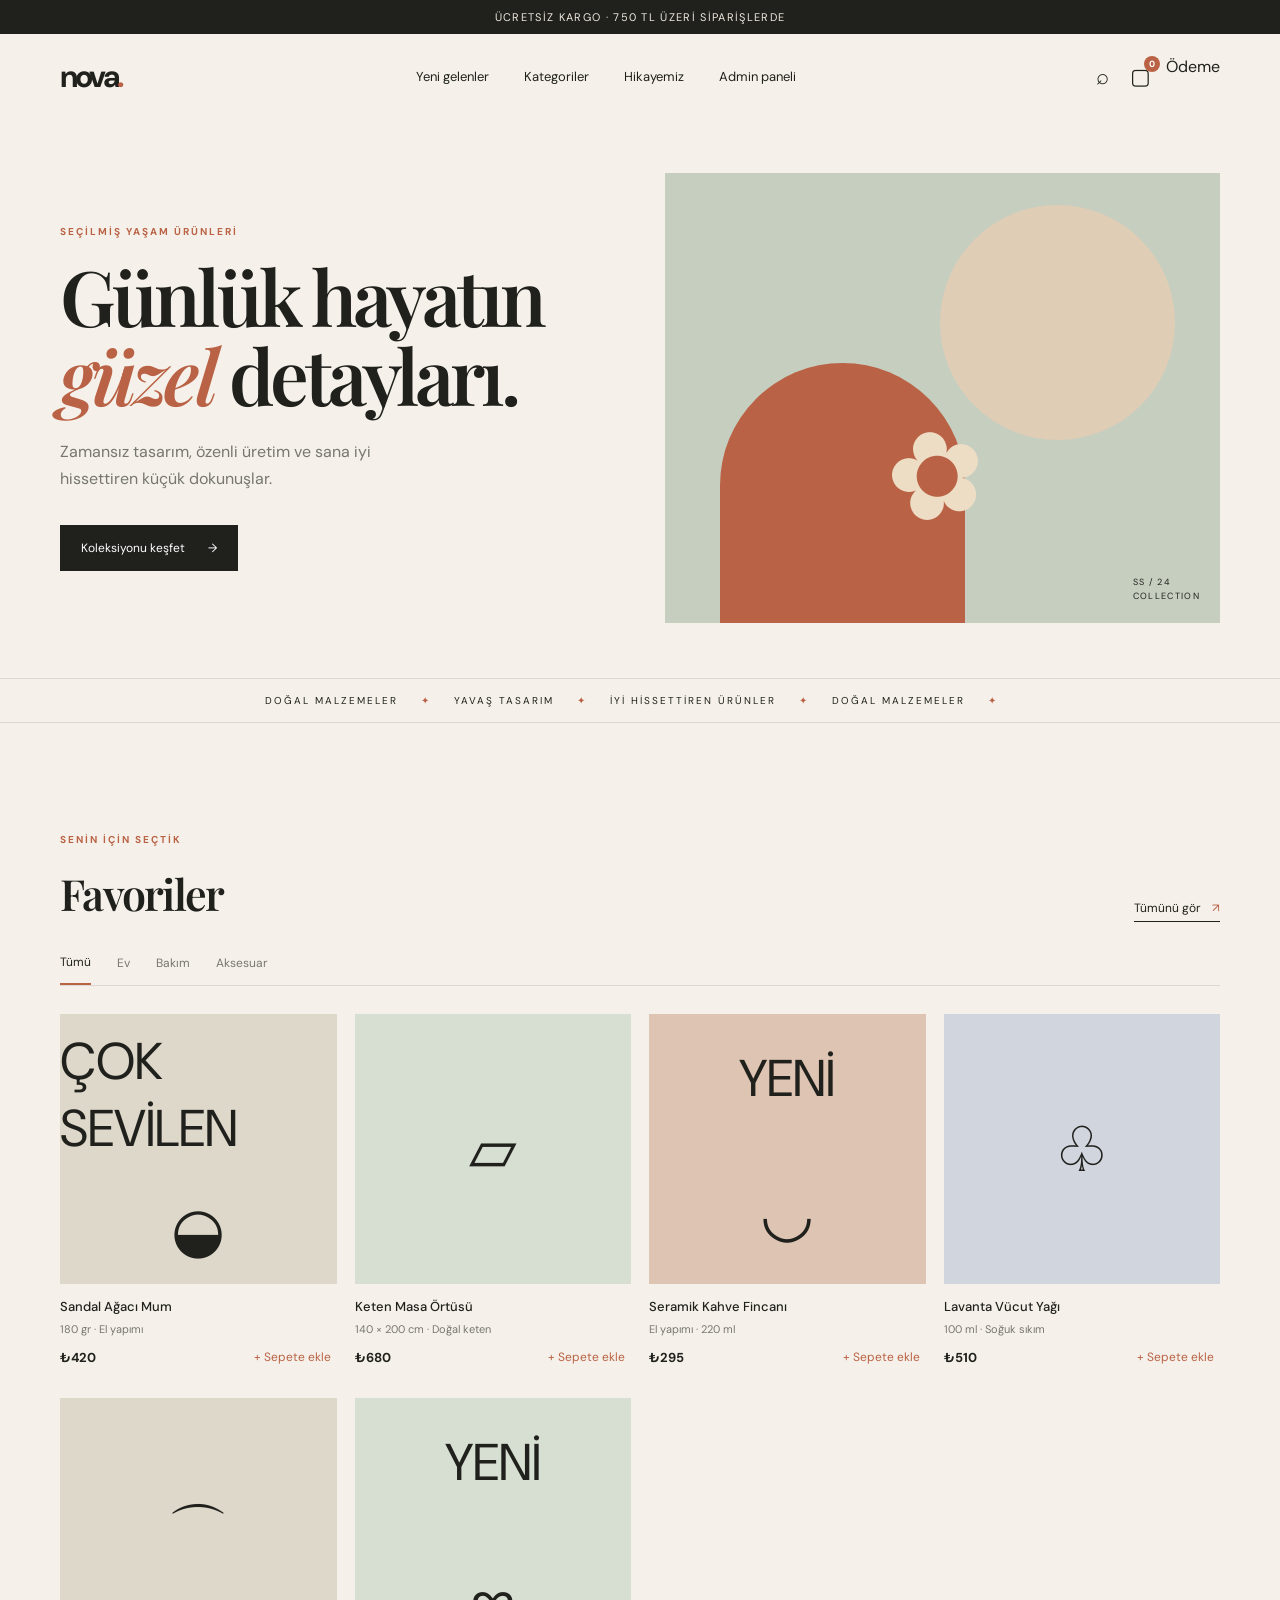
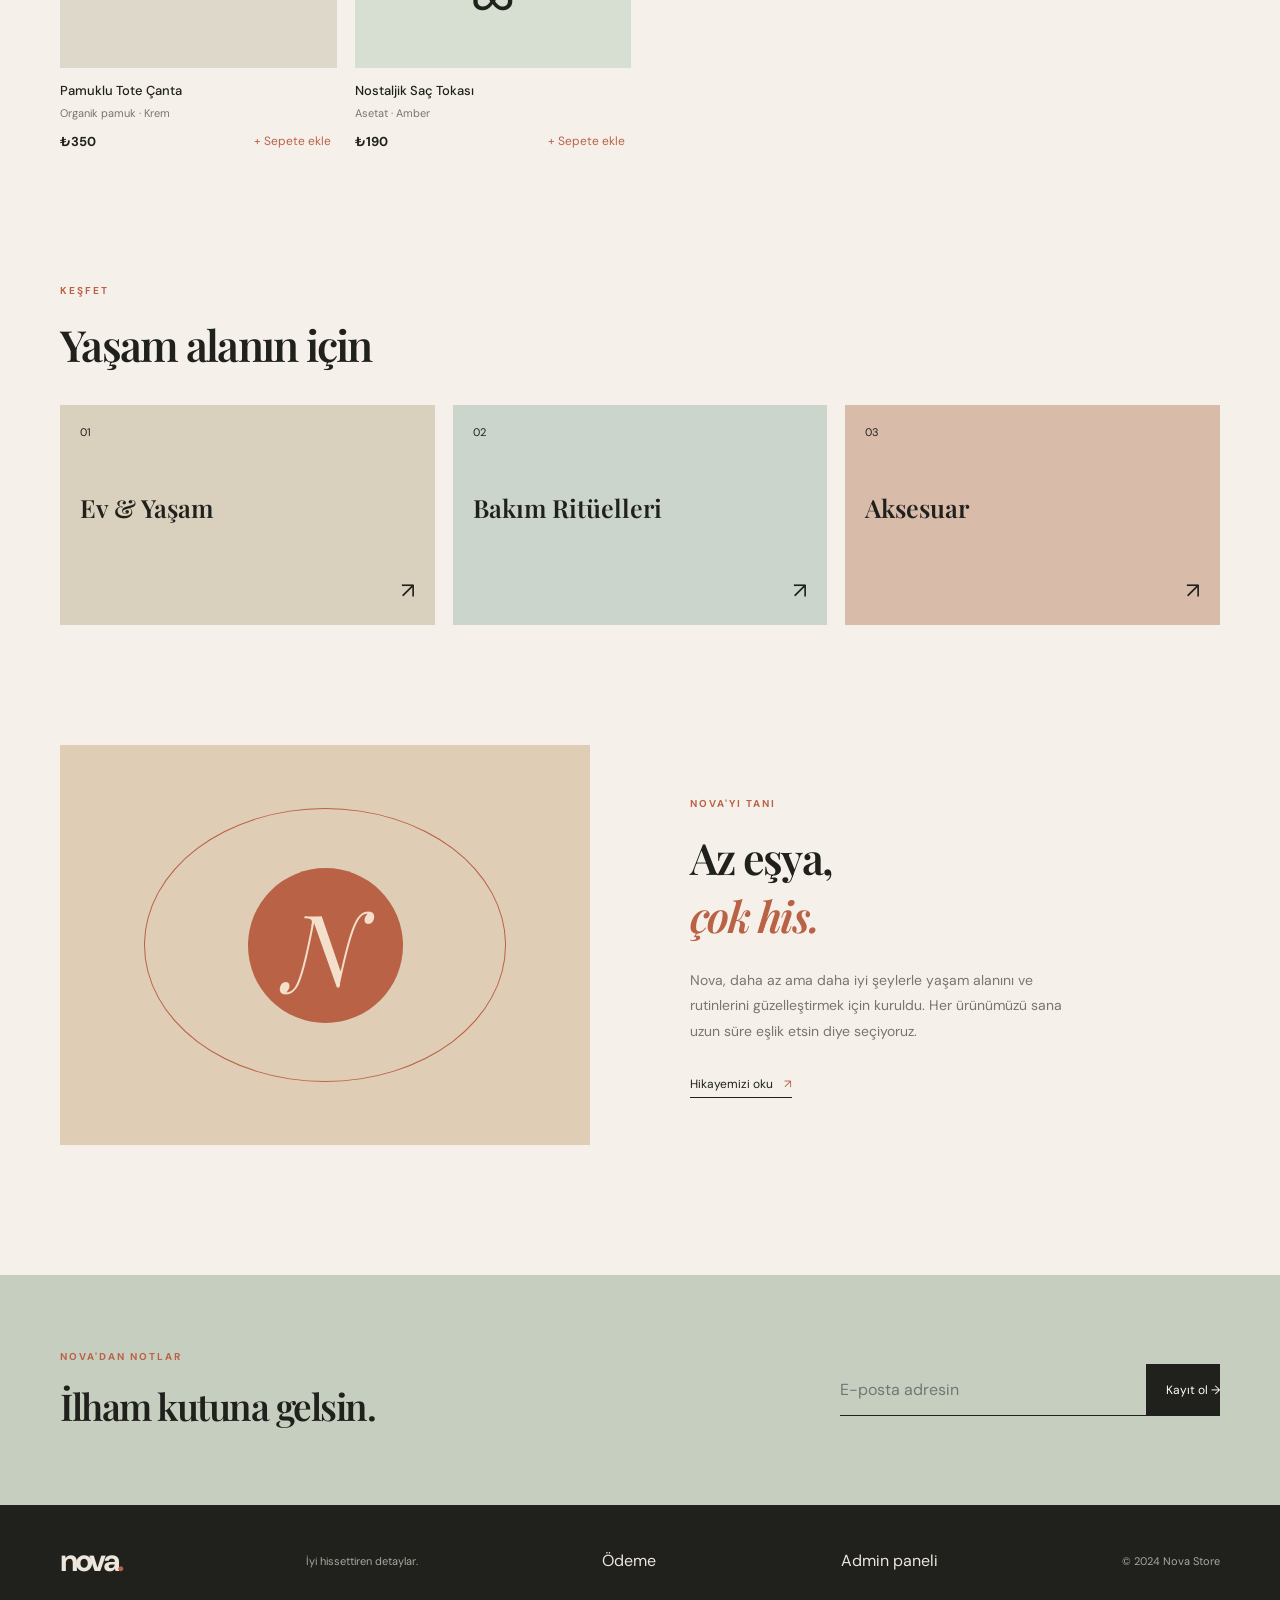
<file: index.html>
<!doctype html>
<html lang="tr">
<head>
  <meta charset="UTF-8" />
  <meta name="viewport" content="width=device-width, initial-scale=1.0" />
  <meta name="description" content="Nova Store — modern ve seçkin yaşam ürünleri." />
  <title>Nova Store | Modern Yaşam</title>
  <link rel="preconnect" href="https://fonts.googleapis.com" />
  <link rel="preconnect" href="https://fonts.googleapis.com" crossorigin />
  <link href="https://fonts.googleapis.com/css2?family=DM+Sans:wght@400;500;600;700&family=Playfair+Display:wght@600;700&display=swap" rel="stylesheet" />
  <link rel="stylesheet" href="styles.css" />
</head>
<body>
  <header class="site-header">
    <div class="announcement">Ücretsiz kargo · 750 TL üzeri siparişlerde</div>
    <nav class="nav container" aria-label="Ana navigasyon">
      <a class="logo" href="index.html" aria-label="Nova Store ana sayfa">nova<span>.</span></a>
      <div class="nav-links">
        <a href="index.html#urunler">Yeni gelenler</a>
        <a href="index.html#kategoriler">Kategoriler</a>
        <a href="index.html#hikaye">Hikayemiz</a>
        <a href="admin.html">Admin paneli</a>
      </div>
      <div class="nav-actions">
        <button class="icon-button" id="searchToggle" aria-label="Arama"><span>⌕</span></button>
        <button class="icon-button cart-button" id="cartToggle" aria-label="Sepeti aç">▢<b id="cartCount">0</b></button>
        <a class="checkout-link" href="checkout.html">Ödeme</a>
        <button class="menu-button" id="menuToggle" aria-label="Menüyü aç">☰</button>
      </div>
    </nav>
    <div class="search-bar container" id="searchBar">
      <input id="searchInput" type="search" placeholder="Ürün ara..." aria-label="Ürün ara" />
    </div>
  </header>

  <main id="top">
    <section class="hero container">
      <div class="hero-copy">
        <p class="eyebrow">SEÇİLMİŞ YAŞAM ÜRÜNLERİ</p>
        <h1>Günlük hayatın<br /><em>güzel</em> detayları.</h1>
        <p class="hero-text">Zamansız tasarım, özenli üretim ve sana iyi hissettiren küçük dokunuşlar.</p>
        <a href="#urunler" class="button button-dark">Koleksiyonu keşfet <span>→</span></a>
      </div>
      <div class="hero-art"><div class="sun"></div><div class="arch"></div><div class="hero-product">✿</div><span class="art-label">SS / 24<br />COLLECTION</span></div>
    </section>
    <section class="ticker"><div>DOĞAL MALZEMELER <span>✦</span> YAVAŞ TASARIM <span>✦</span> İYİ HİSSETTİREN ÜRÜNLER <span>✦</span> DOĞAL MALZEMELER <span>✦</span></div></section>
    <section class="section container" id="urunler">
      <div class="section-heading"><div><p class="eyebrow">SENİN İÇİN SEÇTİK</p><h2>Favoriler</h2></div><a href="#urunler" class="text-link">Tümünü gör <span>↗</span></a></div>
      <div class="filters" role="group" aria-label="Ürün kategorileri"><button class="filter active" data-category="Tümü">Tümü</button><button class="filter" data-category="Ev">Ev</button><button class="filter" data-category="Bakım">Bakım</button><button class="filter" data-category="Aksesuar">Aksesuar</button></div>
      <div class="product-grid" id="productGrid"></div>
    </section>
    <section class="category-section container" id="kategoriler"><div class="section-heading"><div><p class="eyebrow">KEŞFET</p><h2>Yaşam alanın için</h2></div></div><div class="category-grid"><a class="category-card cat-home" href="#urunler"><span>01</span><strong>Ev & Yaşam</strong><i>↗</i></a><a class="category-card cat-care" href="#urunler"><span>02</span><strong>Bakım Ritüelleri</strong><i>↗</i></a><a class="category-card cat-accessory" href="#urunler"><span>03</span><strong>Aksesuar</strong><i>↗</i></a></div></section>
    <section class="story container" id="hikaye"><div class="story-art"><div class="story-circle">N</div></div><div class="story-copy"><p class="eyebrow">NOVA'YI TANI</p><h2>Az eşya,<br /><em>çok his.</em></h2><p>Nova, daha az ama daha iyi şeylerle yaşam alanını ve rutinlerini güzelleştirmek için kuruldu. Her ürünümüzü sana uzun süre eşlik etsin diye seçiyoruz.</p><a class="text-link" href="#hikaye">Hikayemizi oku <span>↗</span></a></div></section>
    <section class="newsletter"><div class="container newsletter-inner"><div><p class="eyebrow">NOVA'DAN NOTLAR</p><h2>İlham kutuna gelsin.</h2></div><form id="newsletterForm"><label class="sr-only" for="email">E-posta adresin</label><input id="email" type="email" placeholder="E-posta adresin" required /><button class="button button-dark" type="submit">Kayıt ol →</button></form></div></section>
  </main>
  <aside class="cart-drawer" id="cartDrawer" aria-label="Alışveriş sepeti" aria-hidden="true"><div class="drawer-head"><h2>Sepetin</h2><button id="cartClose" aria-label="Sepeti kapat">×</button></div><div id="cartItems" class="cart-items"></div><div class="cart-footer"><div><span>Toplam</span><strong id="cartTotal">₺0</strong></div><button class="button button-dark checkout" id="checkout">Ödemeye geç →</button></div></aside><div class="overlay" id="overlay"></div>
  <footer class="footer"><div class="container footer-inner"><a class="logo" href="index.html">nova<span>.</span></a><p>İyi hissettiren detaylar.</p><a href="checkout.html">Ödeme</a><a href="admin.html">Admin paneli</a><small>© 2024 Nova Store</small></div></footer>
  <script src="script.js"></script>
</body>
</html>
</file>
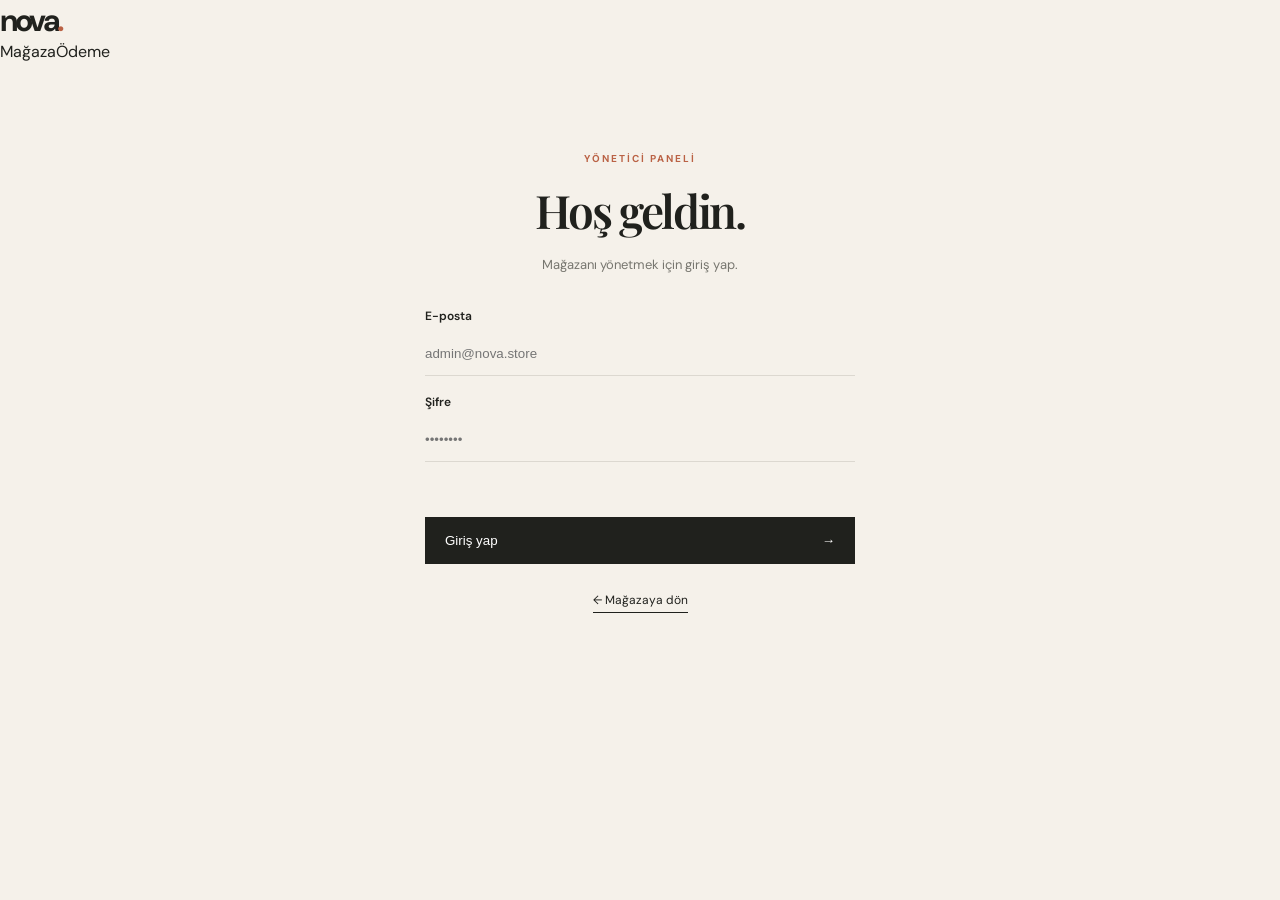
<file: admin.html>
<!doctype html>
<html lang="tr">
<head>
  <meta charset="UTF-8" />
  <meta name="viewport" content="width=device-width, initial-scale=1.0" />
  <title>Nova Store | Admin Girişi</title>
  <link rel="preconnect" href="https://fonts.googleapis.com">
  <link rel="preconnect" href="https://fonts.gstatic.com" crossorigin>
  <link href="https://fonts.googleapis.com/css2?family=DM+Sans:wght@400;500;600;700&family=Playfair+Display:wght@600;700&display=swap" rel="stylesheet">
  <link rel="stylesheet" href="admin.css">
</head>
<body>
  <header class="dashboard-nav"><a class="logo" href="index.html">nova<span>.</span></a><nav><a href="index.html">Mağaza</a><a href="checkout.html">Ödeme</a></nav></header>
  <main class="admin-shell">
    <section class="login-card" id="loginCard">
      <p class="eyebrow">YÖNETİCİ PANELİ</p><h1>Hoş geldin.</h1><p class="muted">Mağazanı yönetmek için giriş yap.</p>
      <form id="loginForm" novalidate><label for="email">E-posta</label><input id="email" type="email" autocomplete="username" placeholder="admin@nova.store" required><label for="password">Şifre</label><input id="password" type="password" autocomplete="current-password" placeholder="••••••••" required><p class="form-error" id="loginError" role="alert"></p><button class="button" type="submit">Giriş yap <span>→</span></button></form>
      <a class="back-link" href="index.html">← Mağazaya dön</a>
    </section>
    <section class="dashboard" id="dashboard" hidden>
      <header class="dashboard-head"><div><p class="eyebrow">YÖNETİM PANELİ</p><h1>Mağazan hazır.</h1></div><button class="logout" id="logout">Çıkış yap</button></header>
      <div class="welcome"><div><p class="eyebrow">GENEL BAKIŞ</p><p class="muted">Ürünlerini ve siparişlerini buradan takip edebilirsin.</p></div><a class="button" href="index.html">Mağazayı görüntüle ↗</a></div>
      <div class="stats"><article><span>Toplam ürün</span><strong>6</strong><small>Aktif katalog</small></article><article><span>Bugünkü sipariş</span><strong>12</strong><small class="positive">↑ %18 geçen haftaya göre</small></article><article><span>Bu ay ciro</span><strong>₺24.850</strong><small>Son 30 gün</small></article></div>
      <section class="panel"><div class="panel-head"><div><p class="eyebrow">SON ÜRÜNLER</p><h2>Ürün kataloğu</h2></div><button class="outline-button" id="addProduct">+ Ürün ekle</button></div><div class="table-wrap"><table><thead><tr><th>Ürün</th><th>Kategori</th><th>Fiyat</th><th>Durum</th></tr></thead><tbody id="productTable"></tbody></table></div></section>
    </section>
  </main>
  <script src="admin.js"></script>
</body>
</html>
</file>
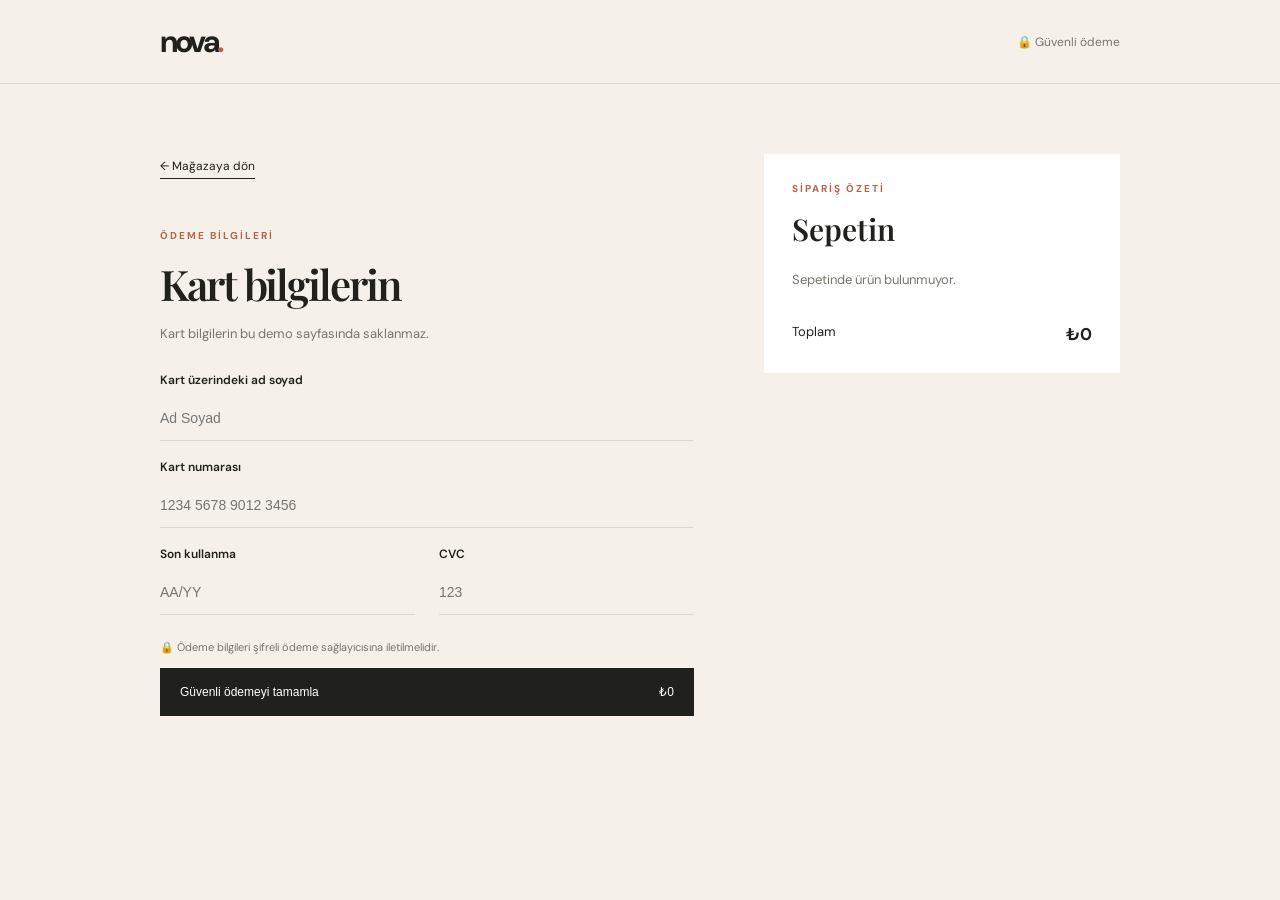
<file: checkout.html>
<!doctype html>
<html lang="tr">
<head>
  <meta charset="UTF-8">
  <meta name="viewport" content="width=device-width, initial-scale=1.0">
  <meta name="description" content="Nova Store güvenli ödeme sayfası">
  <title>Nova Store | Güvenli Ödeme</title>
  <link rel="preconnect" href="https://fonts.googleapis.com">
  <link rel="preconnect" href="https://fonts.gstatic.com" crossorigin>
  <link href="https://fonts.googleapis.com/css2?family=DM+Sans:wght@400;500;600;700&family=Playfair+Display:wght@600;700&display=swap" rel="stylesheet">
  <link rel="stylesheet" href="payment.css">
</head>
<body>
  <header class="payment-header"><a class="logo" href="index.html">nova<span>.</span></a><span>🔒 Güvenli ödeme</span></header>
  <main class="payment-layout">
    <section class="payment-card">
      <a class="back-link" href="index.html">← Mağazaya dön</a>
      <p class="eyebrow">ÖDEME BİLGİLERİ</p>
      <h1>Kart bilgilerin</h1>
      <p class="muted">Kart bilgilerin bu demo sayfasında saklanmaz.</p>
      <form id="paymentForm" novalidate>
        <label for="cardName">Kart üzerindeki ad soyad</label>
        <input id="cardName" autocomplete="cc-name" required placeholder="Ad Soyad">
        <label for="cardNumber">Kart numarası</label>
        <input id="cardNumber" inputmode="numeric" autocomplete="cc-number" maxlength="19" required placeholder="1234 5678 9012 3456">
        <div class="form-row"><div><label for="expiry">Son kullanma</label><input id="expiry" inputmode="numeric" autocomplete="cc-exp" maxlength="5" required placeholder="AA/YY"></div><div><label for="cvc">CVC</label><input id="cvc" inputmode="numeric" autocomplete="cc-csc" maxlength="4" required placeholder="123"></div></div>
        <p class="secure-note">🔒 Ödeme bilgileri şifreli ödeme sağlayıcısına iletilmelidir.</p>
        <button class="pay-button" type="submit">Güvenli ödemeyi tamamla <span id="payTotal">₺0</span></button>
        <p class="form-error" id="paymentError" role="alert"></p>
      </form>
    </section>
    <aside class="order-summary"><p class="eyebrow">SİPARİŞ ÖZETİ</p><h2>Sepetin</h2><div id="summaryItems"></div><div class="summary-total"><span>Toplam</span><strong id="summaryTotal">₺0</strong></div></aside>
  </main>
  <script src="payment.js"></script>
</body>
</html>
</file>
<file: styles.css>
:root{--cream:#f5f1ea;--ink:#20211d;--muted:#77766f;--line:#dcd8d0;--rust:#ba6245;--sage:#c6cec0;--sand:#dfcdb6;--serif:'Playfair Display',serif;--sans:'DM Sans',sans-serif}*{box-sizing:border-box}html{scroll-behavior:smooth}body{margin:0;background:var(--cream);color:var(--ink);font-family:var(--sans)}a{color:inherit;text-decoration:none}button,input{font:inherit}.container{width:min(1160px,calc(100% - 48px));margin:auto}.announcement{background:var(--ink);color:#eee9df;text-align:center;padding:10px;font-size:11px;letter-spacing:.12em;text-transform:uppercase}.nav{height:84px;display:flex;align-items:center;justify-content:space-between}.logo{font-size:31px;font-weight:700;letter-spacing:-.09em}.logo span{color:var(--rust)}.nav-links{display:flex;gap:35px;font-size:13px}.nav-links a:hover,.text-link:hover{color:var(--rust)}.nav-actions{display:flex;gap:9px}.icon-button,.menu-button{background:none;border:0;cursor:pointer;font-size:22px;padding:6px;color:var(--ink)}.cart-button{position:relative}.cart-button b{position:absolute;background:var(--rust);color:white;border-radius:99px;font-size:9px;min-width:16px;height:16px;top:0;right:-3px;display:grid;place-items:center}.menu-button{display:none}.search-bar{display:none;padding-bottom:16px}.search-bar.open{display:block}.search-bar input{width:100%;padding:13px 2px;background:transparent;border:0;border-bottom:1px solid var(--ink);outline:0}.hero{min-height:560px;display:grid;grid-template-columns:1fr 1fr;align-items:center;gap:50px}.eyebrow{font-size:10px;letter-spacing:.2em;font-weight:700;color:var(--rust);margin:0 0 18px}.hero h1{font:600 clamp(45px,6vw,78px)/1.02 var(--serif);letter-spacing:-.05em;margin:0 0 25px}.hero h1 em,h2 em{color:var(--rust);font-style:italic}.hero-text{color:var(--muted);line-height:1.7;max-width:360px;margin-bottom:32px}.button{display:inline-flex;border:0;padding:15px 21px;cursor:pointer;align-items:center;justify-content:center;gap:23px;font-size:12px}.button-dark{background:var(--ink);color:#fff}.button-dark:hover{background:var(--rust)}.hero-art{height:450px;background:var(--sage);position:relative;overflow:hidden}.sun{position:absolute;width:235px;height:235px;border-radius:50%;background:var(--sand);top:32px;right:45px}.arch{position:absolute;width:245px;height:330px;bottom:-70px;left:55px;border-radius:130px 130px 0 0;background:var(--rust)}.hero-product{position:absolute;z-index:1;font-size:120px;bottom:70px;left:40%;color:#edddc4;transform:rotate(-15deg)}.art-label{position:absolute;right:20px;bottom:20px;font-size:9px;letter-spacing:.15em;line-height:1.5}.ticker{border-top:1px solid var(--line);border-bottom:1px solid var(--line);overflow:hidden;white-space:nowrap;padding:15px 0;font-size:10px;letter-spacing:.2em}.ticker div{text-align:center}.ticker span{color:var(--rust);margin:0 18px}.section{padding:110px 0 120px}.section-heading{display:flex;align-items:end;justify-content:space-between;margin-bottom:32px}.section-heading h2,.story h2,.newsletter h2{font:600 43px var(--serif);letter-spacing:-.04em;margin:0}.text-link{font-size:12px;border-bottom:1px solid var(--ink);padding-bottom:5px}.text-link span{color:var(--rust);margin-left:8px}.filters{display:flex;gap:26px;border-bottom:1px solid var(--line);margin-bottom:28px}.filter{border:0;background:none;padding:0 0 13px;color:var(--muted);font-size:12px;cursor:pointer}.filter.active{color:var(--ink);border-bottom:2px solid var(--rust)}.product-grid{display:grid;grid-template-columns:repeat(4,1fr);gap:18px}.product-image{height:270px;position:relative;display:grid;place-items:center;font-size:62px;overflow:hidden}.product-image span{transition:transform .4s}.product-card:hover .product-image span{transform:scale(1.12) rotate(5deg)}.product-card:nth-child(4n+1) .product-image{background:#ded8ca}.product-card:nth-child(4n+2) .product-image{background:#d7dfd2}.product-card:nth-child(4n+3) .product-image{background:#dec4b2}.product-card:nth-child(4n) .product-image{background:#d1d6de}..badge{position:absolute;top:12px;left:12px;background:var(--ink);color:#fff;padding:6px 9px;font-size:9px}.product-info{padding:14px 0}.product-info h3{font-size:13px;font-weight:500;margin:0 0 7px}.product-info p{color:var(--muted);font-size:11px;margin:0 0 12px}.product-bottom{display:flex;justify-content:space-between;align-items:center}.price{font-size:13px;font-weight:700}.add-button{border:0;background:none;color:var(--rust);font-size:12px;cursor:pointer}.category-section{padding-bottom:120px}.category-grid{display:grid;grid-template-columns:repeat(3,1fr);gap:18px}.category-card{height:220px;padding:20px;display:flex;flex-direction:column;justify-content:space-between;color:var(--ink);transition:transform .3s}.category-card:hover{transform:translateY(-5px)}.category-card span{font-size:11px}.category-card strong{font:600 25px var(--serif)}.category-card i{font-style:normal;align-self:flex-end;font-size:22px}.cat-home{background:#d9d0bd}.cat-care{background:#cbd5cc}.cat-accessory{background:#d9bbaa}.story{display:grid;grid-template-columns:1fr 1fr;gap:100px;align-items:center;padding-bottom:130px}.story-art{height:400px;background:var(--sand);display:grid;place-items:center;position:relative}.story-art:after{content:'';position:absolute;width:68%;height:68%;border:1px solid var(--rust);border-radius:50%}.story-circle{width:155px;height:155px;border-radius:50%;background:var(--rust);color:#f4dfca;display:grid;place-items:center;font:italic 100px var(--serif);z-index:1}.story-copy p:not(.eyebrow){color:var(--muted);font-size:14px;line-height:1.8;max-width:380px;margin:24px 0 28px}.newsletter{background:var(--sage);padding:75px 0}.newsletter-inner{display:flex;justify-content:space-between;align-items:center;gap:40px}.newsletter h2{font-size:37px}.newsletter form{display:flex;border-bottom:1px solid var(--ink);min-width:380px}.newsletter input{background:transparent;border:0;outline:0;padding:15px 0;flex:1}.newsletter .button{padding:15px 0 15px 20px}.footer{background:var(--ink);color:#ece6dc;padding:35px 0}.footer-inner{display:flex;align-items:center;justify-content:space-between}.footer p,.footer small{font-size:11px;color:#aaa79e}.cart-drawer{position:fixed;z-index:10;right:0;top:0;width:min(400px,100%);height:100vh;background:var(--cream);padding:28px;transform:translateX(100%);transition:transform .3s;display:flex;flex-direction:column}.cart-drawer.open{transform:translateX(0)}.drawer-head{display:flex;justify-content:space-between;align-items:center;border-bottom:1px solid var(--line);padding-bottom:20px}.drawer-head h2{font:600 28px var(--serif);margin:0}.drawer-head button{border:0;background:none;font-size:28px;cursor:pointer}.overlay{position:fixed;inset:0;background:#15150e99;z-index:9;display:none}.overlay.open{display:block}.cart-items{flex:1;overflow:auto;padding-top:18px}.empty-cart{text-align:center;color:var(--muted);padding-top:50px;font-size:13px}.cart-row{display:flex;gap:13px;border-bottom:1px solid var(--line);padding:14px 0}.cart-row .mini-image{width:64px;height:64px;display:grid;place-items:center;font-size:28px;background:#ddd2bf}.cart-row h4{font-size:12px;margin:2px 0 7px}.cart-row p{font-size:11px;margin:0;color:var(--muted)}.remove{margin-left:auto;border:0;background:none;color:var(--rust);cursor:pointer}.cart-footer{border-top:1px solid var(--line);padding-top:22px}.cart-footer>div{display:flex;justify-content:space-between;margin-bottom:18px;font-size:13px}.checkout{width:100%}.sr-only{position:absolute;width:1px;height:1px;overflow:hidden;clip:rect(0,0,0,0)}
@media(max-width:760px){.container{width:min(100% - 32px,560px)}.nav{height:70px}.nav-links{display:none;position:absolute;top:114px;left:16px;right:16px;background:var(--cream);padding:20px;z-index:4;box-shadow:0 8px 20px #0001;flex-direction:column;gap:18px}.nav-links.open{display:flex}.menu-button{display:block}.hero{grid-template-columns:1fr;padding:55px 0 70px;min-height:auto;gap:35px}.hero-art{height:340px}.hero-product{font-size:92px}.section{padding:75px 0}.section-heading h2{font-size:35px}.product-grid{grid-template-columns:repeat(2,1fr);gap:15px}.product-image{height:190px;font-size:48px}.category-grid{grid-template-columns:1fr;gap:12px}.category-card{height:145px}.story{grid-template-columns:1fr;gap:45px;padding-bottom:80px}.story-art{height:300px}.newsletter-inner{display:block}.newsletter form{min-width:0;margin-top:28px}.footer-inner{flex-wrap:wrap;gap:15px}.footer-inner p{order:3;width:100%}}
</file>
<file: admin.css>
:root{--cream:#f5f1ea;--ink:#20211d;--muted:#77766f;--line:#dcd8d0;--rust:#ba6245;--sage:#c6cec0;--serif:'Playfair Display',serif;--sans:'DM Sans',sans-serif}*{box-sizing:border-box}body{margin:0;background:var(--cream);color:var(--ink);font-family:var(--sans)}a{color:inherit;text-decoration:none}.admin-shell{width:min(1080px,calc(100% - 40px));margin:auto}.logo{display:inline-block;font-size:31px;font-weight:700;letter-spacing:-.09em}.logo span{color:var(--rust)}.login-card{width:min(430px,100%);margin:10vh auto;text-align:center}.login-card .logo{margin-bottom:70px}.eyebrow{font-size:10px;letter-spacing:.2em;font-weight:700;color:var(--rust);margin:0 0 14px}.login-card h1,.welcome h1{font:600 46px var(--serif);letter-spacing:-.05em;margin:0 0 10px}.muted{color:var(--muted);font-size:13px;line-height:1.7}.login-card form{text-align:left;margin-top:32px}.login-card label{display:block;font-size:12px;font-weight:600;margin:18px 0 8px}.login-card input{display:block;width:100%;padding:14px 0;border:0;border-bottom:1px solid var(--line);background:transparent;outline:0}.login-card input:focus{border-color:var(--rust)}.button{width:100%;border:0;background:var(--ink);color:white;padding:16px 20px;margin-top:25px;cursor:pointer;display:flex;justify-content:space-between}.button:hover{background:var(--rust)}.form-error{color:var(--rust);font-size:12px;min-height:16px;margin:14px 0 0}.back-link{display:inline-block;margin-top:28px;font-size:12px;border-bottom:1px solid var(--ink);padding-bottom:4px}.dashboard{padding:34px 0 70px}.dashboard-head{display:flex;justify-content:space-between;align-items:flex-start;border-bottom:1px solid var(--line);padding-bottom:24px}.dashboard-head .eyebrow{margin:8px 0 0}.logout,.outline-button{border:1px solid var(--ink);background:transparent;padding:10px 15px;font-size:12px;cursor:pointer}.logout:hover,.outline-button:hover{background:var(--ink);color:#fff}.welcome{display:flex;justify-content:space-between;align-items:end;padding:70px 0 45px}.welcome .button{width:auto;margin:0}.stats{display:grid;grid-template-columns:repeat(3,1fr);gap:16px;margin-bottom:60px}.stats article{background:white;padding:25px}.stats span,.stats small{display:block;font-size:12px;color:var(--muted)}.stats strong{display:block;font:600 30px var(--serif);margin:18px 0 8px}.stats .positive{color:#5f8363}.panel{background:white;padding:28px}.panel-head{display:flex;align-items:end;justify-content:space-between;margin-bottom:25px}.panel h2{font:600 30px var(--serif);margin:0}.table-wrap{overflow-x:auto}table{width:100%;border-collapse:collapse;font-size:12px}th{text-align:left;color:var(--muted);font-weight:500;padding:12px 10px;border-bottom:1px solid var(--line)}td{padding:18px 10px;border-bottom:1px solid var(--line)}td:first-child{font-weight:600}.status{color:#5f8363;background:#e5eee3;padding:5px 8px;font-size:10px}.toast{position:fixed;right:25px;bottom:25px;background:var(--ink);color:white;padding:14px 18px;font-size:12px}@media(max-width:650px){.admin-shell{width:calc(100% - 32px)}.login-card .logo{margin-bottom:50px}.welcome{display:block;padding:50px 0 32px}.welcome .button{margin-top:25px}.stats{grid-template-columns:1fr;gap:10px;margin-bottom:35px}.stats article{padding:18px}.stats strong{margin:8px 0}.panel{padding:18px}.panel-head{align-items:start;gap:15px}.panel h2{font-size:24px}}
</file>
<file: payment.css>
:root{--cream:#f5f1ea;--ink:#20211d;--muted:#77766f;--line:#dcd8d0;--rust:#ba6245;--sage:#c6cec0;--serif:'Playfair Display',serif;--sans:'DM Sans',sans-serif}*{box-sizing:border-box}body{margin:0;background:var(--cream);color:var(--ink);font-family:var(--sans)}a{color:inherit;text-decoration:none}.payment-header{height:84px;border-bottom:1px solid var(--line);padding:0 max(24px,calc((100% - 960px)/2));display:flex;justify-content:space-between;align-items:center}.payment-header>span{font-size:12px;color:var(--muted)}.logo{font-size:31px;font-weight:700;letter-spacing:-.09em}.logo span{color:var(--rust)}.payment-layout{width:min(960px,calc(100% - 40px));margin:70px auto;display:grid;grid-template-columns:1.2fr .8fr;gap:70px}.back-link{display:inline-block;font-size:12px;border-bottom:1px solid var(--ink);padding-bottom:4px;margin-bottom:50px}.eyebrow{font-size:10px;letter-spacing:.2em;font-weight:700;color:var(--rust);margin:0 0 14px}.payment-card h1{font:600 42px var(--serif);letter-spacing:-.05em;margin:0 0 8px}.muted{color:var(--muted);font-size:13px}.payment-card form{margin-top:30px}.payment-card label{display:block;font-size:12px;font-weight:600;margin:18px 0 8px}.payment-card input{width:100%;padding:14px 0;border:0;border-bottom:1px solid var(--line);background:transparent;outline:0;font-size:14px}.payment-card input:focus{border-color:var(--rust)}.form-row{display:grid;grid-template-columns:1fr 1fr;gap:24px}.secure-note{color:var(--muted);font-size:11px;line-height:1.5;margin-top:24px}.pay-button{border:0;background:var(--ink);color:#fff;width:100%;padding:17px 20px;margin-top:12px;display:flex;justify-content:space-between;cursor:pointer;font-size:12px}.pay-button:hover{background:var(--rust)}.form-error{color:var(--rust);font-size:12px;min-height:18px}.order-summary{background:#fff;padding:28px;height:max-content}.order-summary h2{font:600 30px var(--serif);margin:0 0 22px}.summary-row{display:flex;justify-content:space-between;gap:18px;padding:15px 0;border-bottom:1px solid var(--line);font-size:12px}.summary-row span:last-child{font-weight:600}.summary-total{display:flex;justify-content:space-between;padding-top:22px;font-size:13px}.summary-total strong{font-size:17px}.success{background:var(--sage);padding:24px;font-size:14px;line-height:1.6}.success strong{display:block;font:600 25px var(--serif);margin-bottom:10px}@media(max-width:700px){.payment-header{height:70px;padding:0 16px}.payment-layout{width:calc(100% - 32px);margin:35px auto;display:block}.payment-card h1{font-size:35px}.order-summary{margin-top:45px}.back-link{margin-bottom:35px}}
</file>
